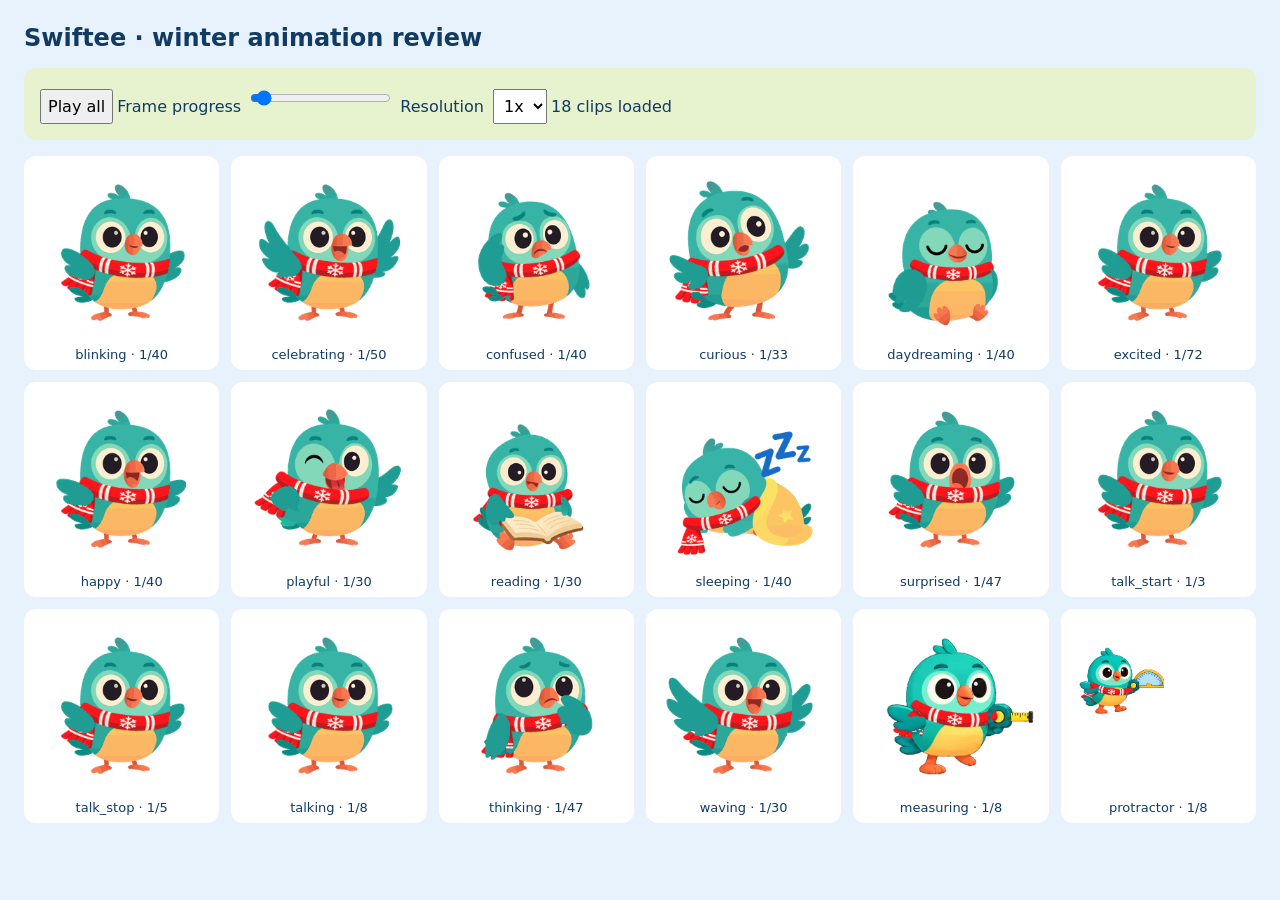
<file: trapezium-game/qa/animations.html>
<!doctype html>
<html lang="en">
<meta charset="utf-8">
<meta name="viewport" content="width=device-width, initial-scale=1">
<title>Swiftee winter animation review</title>
<style>
body{margin:24px;background:#e7f2fc;color:#123b63;font:16px system-ui}h1{font-size:24px}
header{position:sticky;top:0;background:#e7f2cf;padding:12px;z-index:1;border-radius:12px}
button,select,input{font:inherit;margin:4px;padding:6px}main{display:grid;grid-template-columns:repeat(auto-fill,minmax(180px,1fr));gap:12px;margin-top:16px}
figure{margin:0;background:white;border-radius:12px;padding:8px;text-align:center}canvas{width:100%;height:auto}figcaption{font-size:13px}
</style>
<h1>Swiftee · winter animation review</h1>
<header><button id="play">Play all</button><label>Frame progress <input id="frame" type="range" min="0" max="100" value="0"></label>
<label>Resolution <select id="scale"><option>1x</option><option>2x</option></select></label><span id="status">Loading…</span></header>
<main></main>
<script src="../js/swiftee-manifest.js"></script><script src="../js/scarf-anchors.js"></script><script src="../js/scarf-occlusion.js"></script><script src="../js/winter-scarf.js"></script>
<script>
const assets = new Map(), cards = [];
const load = url => {
  if (!assets.has(url)) assets.set(url, new Promise((resolve, reject) => {
    const im = new Image(); im.onload = () => resolve(im); im.onerror = () => reject(new Error(url)); im.src = url;
  }));
  return assets.get(url);
};
let running = false, tick = 0, generation = 0;
async function setup() {
  const run = ++generation; running = false; document.querySelector('#play').textContent = 'Play all';
  const scale = document.querySelector('#scale').value;
  document.querySelector('main').replaceChildren(); cards.length = 0;
  const entries = Object.entries(SWIFTEE_MANIFEST.scales[scale].sheets);
  entries.push(['protractor',{cell:896,cols:4,frames:8,image:'../../assets/images/swiftee-protractor.webp'}]);
  for (const [name, s] of entries) {
    const figure = document.createElement('figure'), cv = document.createElement('canvas'), label = document.createElement('figcaption');
    cv.width = cv.height = 256; label.textContent = name; figure.append(cv,label); document.querySelector('main').append(figure);
    const pages = s.pages || [{image:s.image,first:0,frames:s.frames,cols:s.cols}];
    const loaded = await Promise.all(pages.map(async p => ({...p,im:await load(name === 'protractor' ? '../assets/images/swiftee-protractor.webp' : '../swiftee-assets/'+p.image)})));
    if (run !== generation) return;
    cards.push({name,s,pages:loaded,ctx:cv.getContext('2d'),label});
  }
  document.querySelector('#status').textContent = cards.length + ' clips loaded'; render();
}
function render() {
  for (const c of cards) {
    const fps = (SWIFTEE_MANIFEST.animations[c.name] || {}).fps || 20;
    const pingpong = (SWIFTEE_MANIFEST.animations[c.name] || {}).pingpong;
    const length = pingpong ? Math.max(1,c.s.frames*2-2) : c.s.frames;
    let f = running ? Math.floor(tick*fps/1000)%length : Math.round(+document.querySelector('#frame').value/100*(c.s.frames-1));
    if (f >= c.s.frames) f = length-f;
    const p = c.pages.find(p => f >= p.first && f < p.first+p.frames), i=f-p.first, cell=c.s.cell;
    c.ctx.clearRect(0,0,256,256);
    WinterScarf.frame(c.ctx,p.im,(i%p.cols)*cell,Math.floor(i/p.cols)*cell,cell,c.name,f,0,0,256,256);
    c.label.textContent=c.name+' · '+(f+1)+'/'+c.s.frames;
  }
}
document.querySelector('#play').onclick=()=>{running=!running; document.querySelector('#play').textContent=running?'Pause all':'Play all';};
document.querySelector('#frame').oninput=()=>{running=false;document.querySelector('#play').textContent='Play all';render();};
document.querySelector('#scale').onchange=()=>setup().catch(e=>document.querySelector('#status').textContent=e.message);
let last=0;function loop(now){if(running&&!document.hidden){tick+=Math.min(100,now-last);render();}last=now;requestAnimationFrame(loop)}
setup().catch(e=>document.querySelector('#status').textContent=e.message);requestAnimationFrame(loop);
</script>
</html>
</file>
